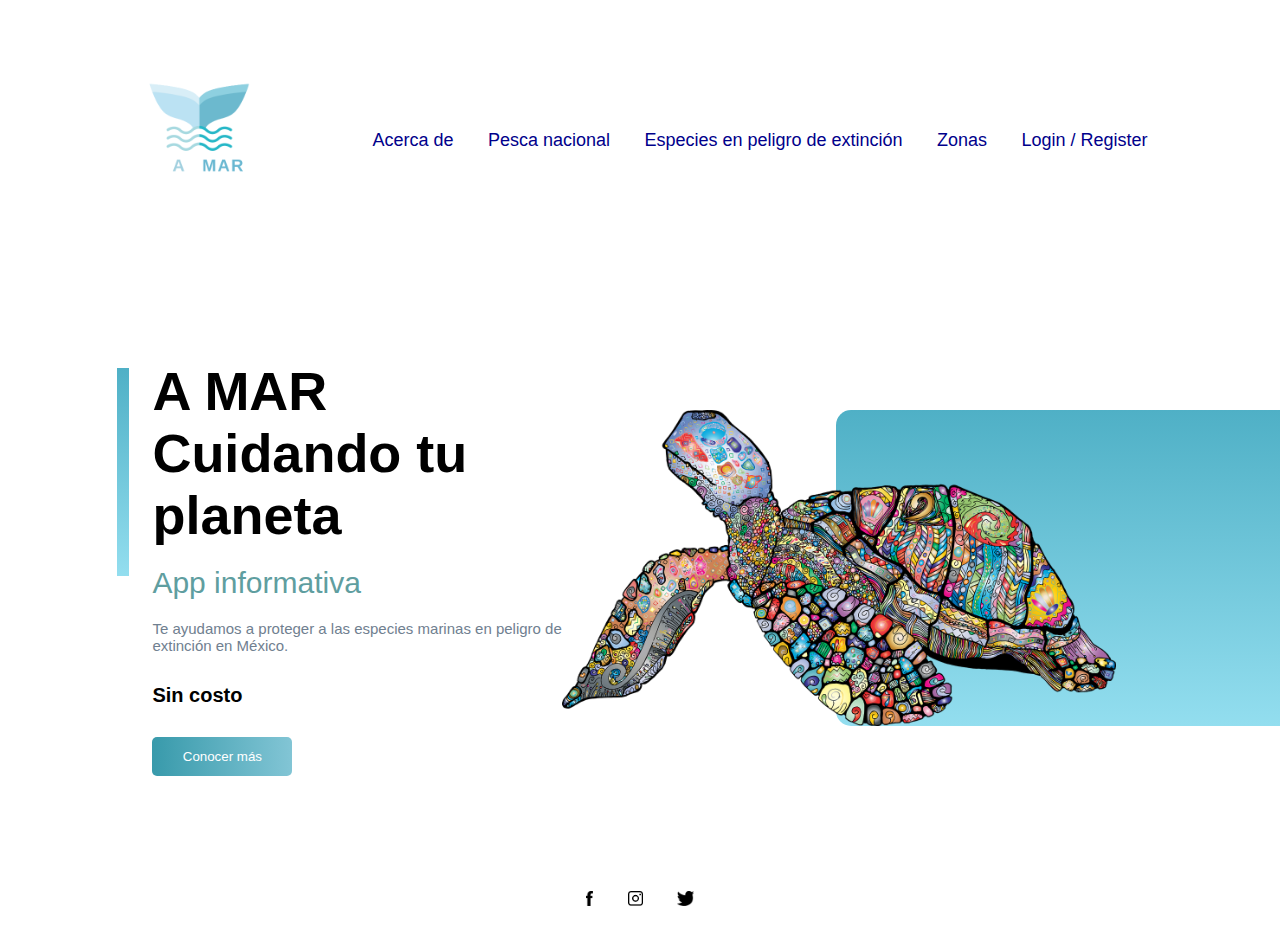
<file: index.html>
<!DOCTYPE html>
<html lang="en">
    <head>
        <meta charset="UTF-8">
        <link rel="icon" href="./assets/images/logo.png">
        <meta http-equiv="X-UA-Compatible" content="IE=edge">
        <meta name="viewport" content="width=device-width, initial-scale=1.0">
        <title> A MAR</title>
        <link rel="stylesheet" href="style.css">

    </head>

    <body>
        <div class = "container">
            <div class = "navebar">
                <img src="assets/images/logo.png" class="logo">
                <nav>
                    <ul id="menulist">
                        <li><a href="about.html">Acerca de</a></li>
                        <li><a href="">Pesca nacional</a></li>
                        <li><a href="">Especies en peligro de extinción</a></li>
                        <li><a href="">Zonas</a></li>
                        <li><a href="login.html">Login / Register</a></li>

                    </ul>
                </nav>
                <img src="assets/images/menu.png" class="menu-i" onclick="togglemu()">
            </div>
            <div class="row">
                <div class="col1">
                    <h2>A MAR <br> Cuidando tu planeta</h2>
                    <h3>App informativa</h3>
                    <p> Te ayudamos a proteger a las especies marinas en peligro de extinción en México.</p>
                    <h4>Sin costo</h4>
                    <button type="button"> Conocer más<img src="assets/images/arrow.png"></button>

                </div>

                <div class="col2">
                    <img src="assets/images/sea-turtle.png" class="landing-i">
                    <div class="color-box">
                    </div>
                </div>

            </div>

            <div class="sns">
                <img src="assets/images/fb.png">
                <img src="assets/images/ig.png">
                <img src="assets/images/tw.png">
            </div>
        </div>

        <script>
            var menulist = document.getElementById("menulist");

            menulist.style.maxHeight = "0px";

            function togglemu(){
                if(menulist.style.maxHeight == "0px"){
                    menulist.style.maxHeight = "130px";
                }

                else {
                    menulist.style.maxHeight = "0px";
                }
            }

        </script>

        
    </body>
</html>
</file>
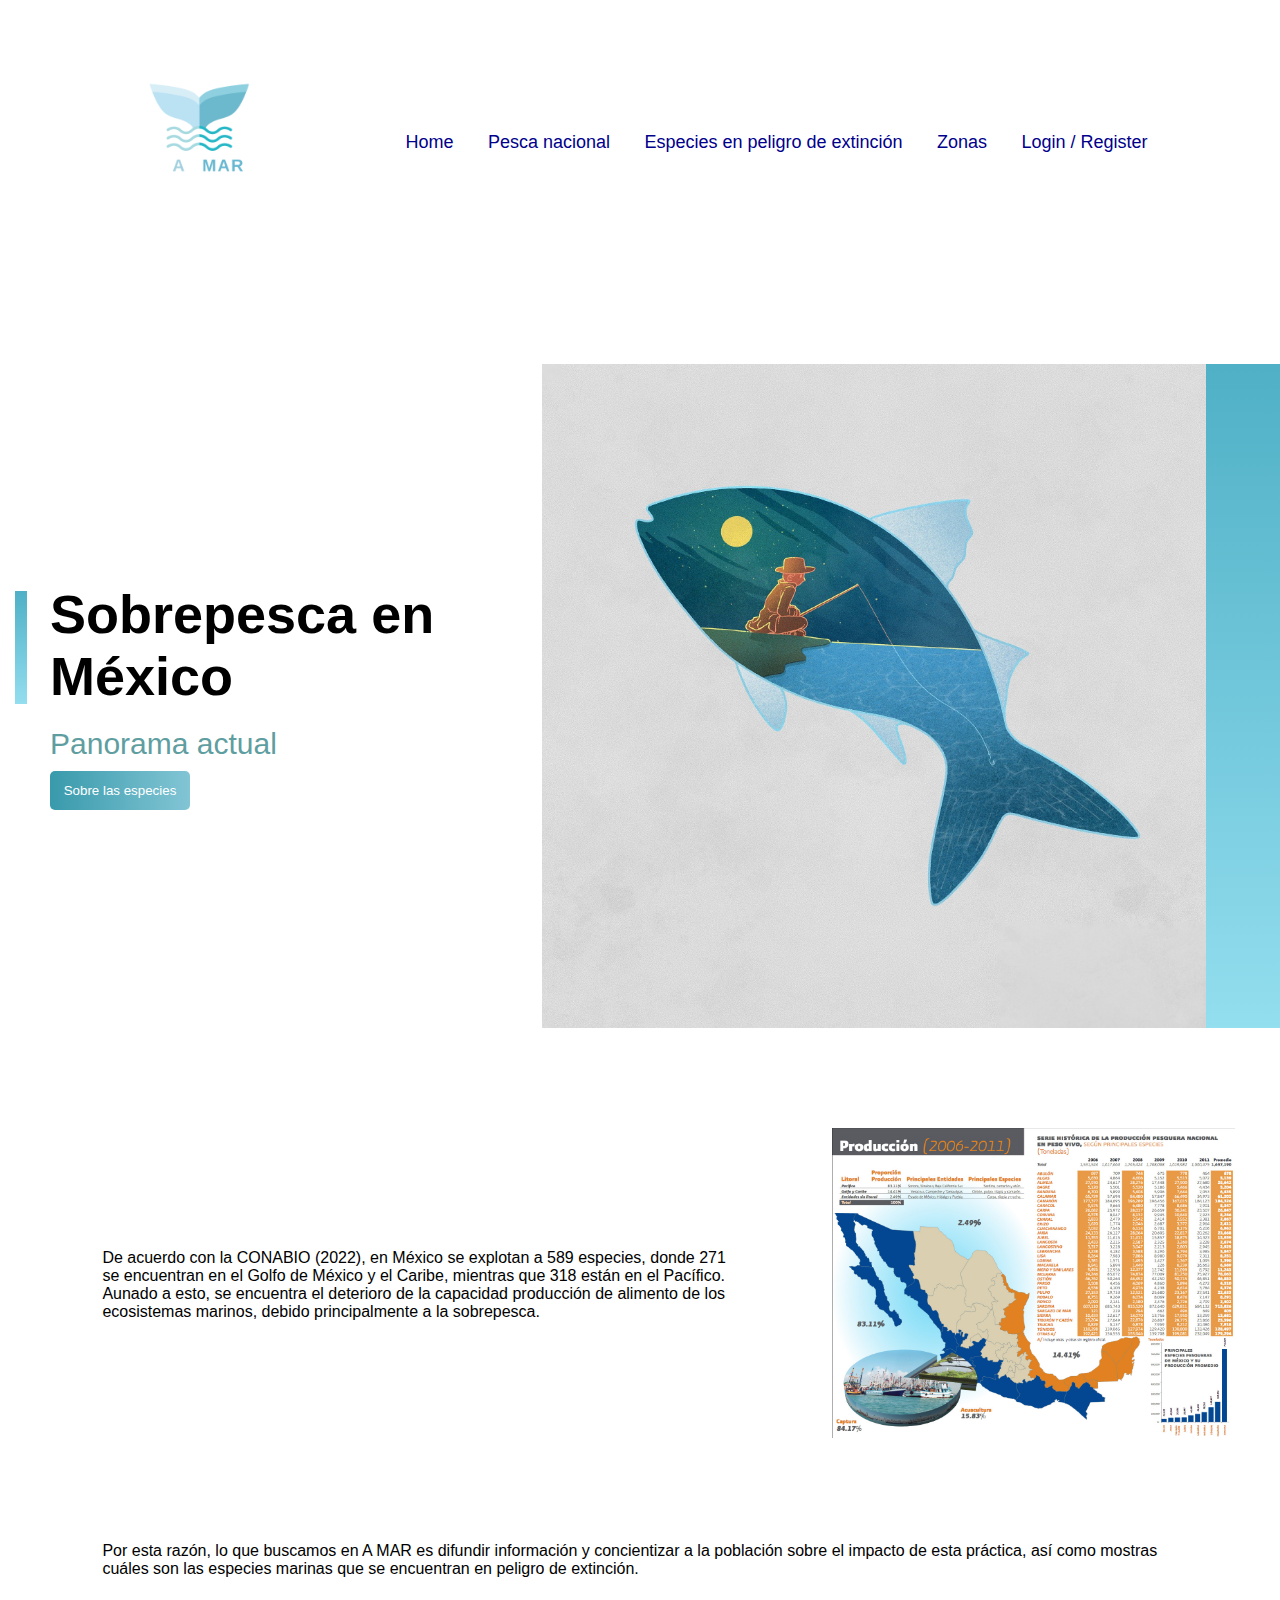
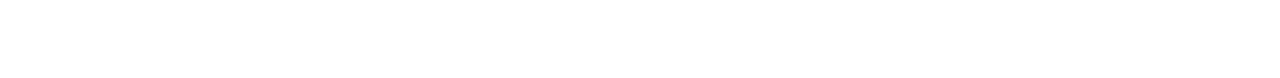
<file: about.html>
<!DOCTYPE html>
<html lang="en">

<head>
    <meta charset="UTF-8">
    <link rel="icon" href="./assets/images/logo.png">
    <meta http-equiv="X-UA-Compatible" content="IE=edge">
    <meta name="viewport" content="width=device-width, initial-scale=1.0">
    <title> A MAR</title>
    <link rel="stylesheet" href="style.css">

</head>
<style>
    body{
        overflow-x: hidden;
    }
</style>
<body>
    <div class="container">
        <div class="navebar">
            <a href="index.html"><img src="assets/images/logo.png" class="logo"></a>
            <nav>
                <ul id="menulist">
                    <li><a href="index.html">Home</a></li>
                    <li><a href="">Pesca nacional</a></li>
                    <li><a href="">Especies en peligro de extinción</a></li>
                    <li><a href="">Zonas</a></li>
                    <li><a href="login.html">Login / Register</a></li>

                </ul>
            </nav>
            <img src="assets/images/menu.png" class="menu-i" onclick="togglemu()">
        </div>
    </div>

    <div class="row">
        <div class="col1">
            <h2>Sobrepesca en <br> México</h2>
            <h3>Panorama actual</h3>

            <a href="species.html">
                <button type="button"> Sobre las especies<img src="assets/images/arrow.png"></button>
            </a>


        </div>

        <div class="col2">
            <img src="assets/images/fish.jpg" class="new-i">
            <div class="color-box">
            </div>
        </div>

    </div>

    <div class="row">
        <div class="container">
            <div calss="col1">
                <p> De acuerdo con la CONABIO (2022), en México se explotan a 589 especies,
                    donde 271 se encuentran en el Golfo de México y el Caribe, mientras que
                    318 están en el Pacífico. Aunado a esto, se encuentra el deterioro de la capacidad
                    producción de alimento de los ecosistemas marinos, debido principalmente a la sobrepesca.
            </div>
        </div>

        <div class="col2">
            <a href="https://www.biodiversidad.gob.mx/diversidad/alimentos/peces"> 
                <img src="assets/images/produccionPesquera2011.jpg" class="new-i"></a>
           
        </div>



    </div>

    <div class="row">
        <div class="container">
            <div calss="col1">
                <p> Por esta razón, lo que buscamos en A MAR es difundir información y concientizar a la población sobre
                    el impacto de esta práctica, así como mostras cuáles son las especies marinas que se encuentran
                    en peligro de extinción.
            </div>
        </div>
    </div>


    <!-------------Toggle menu----------------->
    <script>
        var menulist = document.getElementById("menulist");

        menulist.style.maxHeight = "0px";

        function togglemu() {
            if (menulist.style.maxHeight == "0px") {
                menulist.style.maxHeight = "130px";
            }

            else {
                menulist.style.maxHeight = "0px";
            }
        }

    </script>


</body>

</html>
</file>
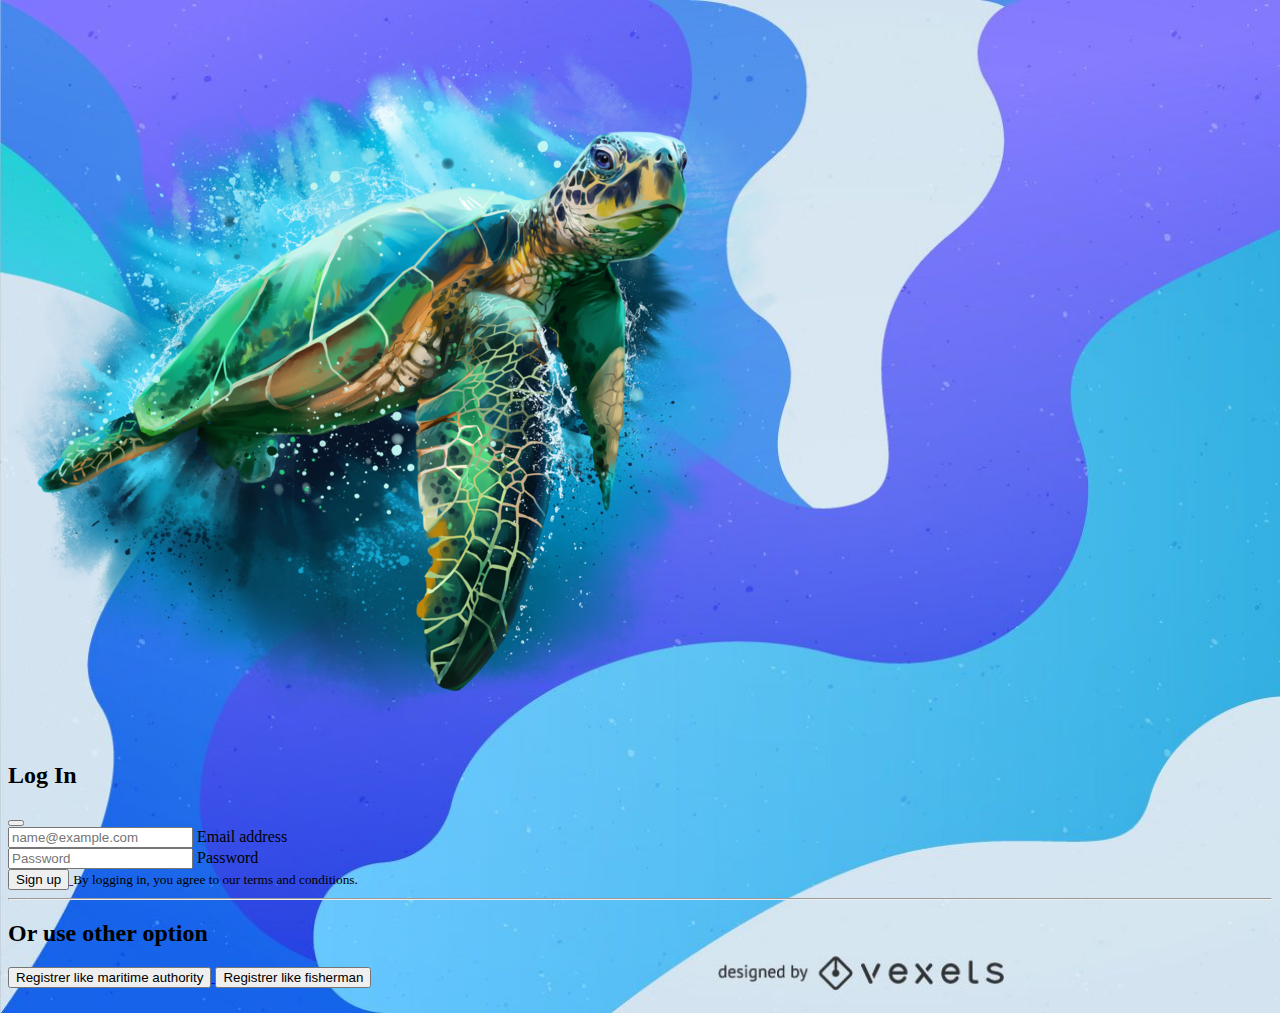
<file: login.html>
<!DOCTYPE html>
<html lang="en">

<head>
    <meta charset="UTF-8">
    <link rel="icon" href="./assets/images/logo.png">
    <meta http-equiv="X-UA-Compatible" content="IE=edge">
    <meta name="viewport" content="width=device-width, initial-scale=1.0">
    <title>Login</title>
    <link href="https://cdn.jsdelivr.net/npm/bootstrap@5.1.3/dist/css/bootstrap.min.css" rel="stylesheet"
        integrity="sha384-1BmE4kWBq78iYhFldvKuhfTAU6auU8tT94WrHftjDbrCEXSU1oBoqyl2QvZ6jIW3" crossorigin="anonymous">
    <link rel="stylesheet" href="https://cdn.jsdelivr.net/npm/bootstrap-icons@1.8.1/font/bootstrap-icons.css">

</head>
<style>
    body {
        overflow: hidden;
        background-image: url(./assets/images/fondo.jpg);
        background-repeat: no-repeat;
        background-size: cover;
    }
    #ima img{
        height: 100%;
        border: none;
    }
</style>

<body>
    <div style="margin-top: 2%; margin-bottom: 2%;">

        <div style="margin: auto; border: none; border-radius: 1rem;"
            class="row col-sm-9 p-1+ bg-white shadow">
            <div class="col-sm-5" style=" display: flex;">
                <div class="card"  style="height: 100%;  align-items: center; border: none;">
                    <div class="card-body " id="ima" style=" height: 100%; align-items: center;">
                        
                            <img src="./assets/images/tortuga.png" alt="Maritime Auth" class="img-thumbnail m-2">

                    </div>
                  
                </div>
            </div>
            <div class="col-sm-7">
                <div class="card" style="border: none;">
                    <div class="card-body">


                        <div class="modal-header p-5 pb-4 border-bottom-0">
                            <h2 class="fw-bold mb-0">Log In</h2>
                            <a href="./index.html">
                                <button type="button" class="btn-close" data-bs-dismiss="modal"
                                    aria-label="Close"></button>
                            </a>

                        </div>

                        <div class="modal-body p-5 pt-0">
                            <form class="" action="">
                                <div class="form-floating mb-3">
                                    <input type="email" class="form-control rounded-4" id="floatingInput"
                                        placeholder="name@example.com">
                                    <label for="floatingInput">Email address</label>
                                </div>
                                <div class="form-floating mb-3">
                                    <input type="password" class="form-control rounded-4" id="floatingPassword"
                                        placeholder="Password">
                                    <label for="floatingPassword">Password</label>
                                </div>
                                <a href="">
                                    <button class="w-100 mb-2 btn btn-lg rounded-4 btn-primary" type="button">Sign
                                        up</button>

                                </a>
                                <small class="text-muted">By logging in, you agree to our terms and conditions. </small>
                                <hr class="my-4">
                                <h2 class="fs-5 fw-bold mb-3">Or use other option</h2>
                                <a href="./registerMarAuth.html">
                                    <button class="w-100 py-2 mb-2 btn btn-outline-primary rounded-4" type="button">
                                        Registrer like maritime authority
                                    </button>
                                </a>

                                <a href="./registerPescador.html">
                                    <button class="w-100 py-2 mb-2 btn btn-outline-info rounded-4" type="button">
                                        Registrer like fisherman
                                    </button>

                            </form>
                        </div>
                    </div>
                </div>
            </div>

        </div>

    </div>

    </div>

    </div>

    </div>




    <script src="https://cdn.jsdelivr.net/npm/bootstrap@5.1.3/dist/js/bootstrap.bundle.min.js"
        integrity="sha384-ka7Sk0Gln4gmtz2MlQnikT1wXgYsOg+OMhuP+IlRH9sENBO0LRn5q+8nbTov4+1p"
        crossorigin="anonymous"></script>
    <script src="https://cdn.jsdelivr.net/npm/@popperjs/core@2.10.2/dist/umd/popper.min.js"
        integrity="sha384-7+zCNj/IqJ95wo16oMtfsKbZ9ccEh31eOz1HGyDuCQ6wgnyJNSYdrPa03rtR1zdB"
        crossorigin="anonymous"></script>
    <script src="https://cdn.jsdelivr.net/npm/bootstrap@5.1.3/dist/js/bootstrap.min.js"
        integrity="sha384-QJHtvGhmr9XOIpI6YVutG+2QOK9T+ZnN4kzFN1RtK3zEFEIsxhlmWl5/YESvpZ13"
        crossorigin="anonymous"></script>

</body>

</html>
</file>
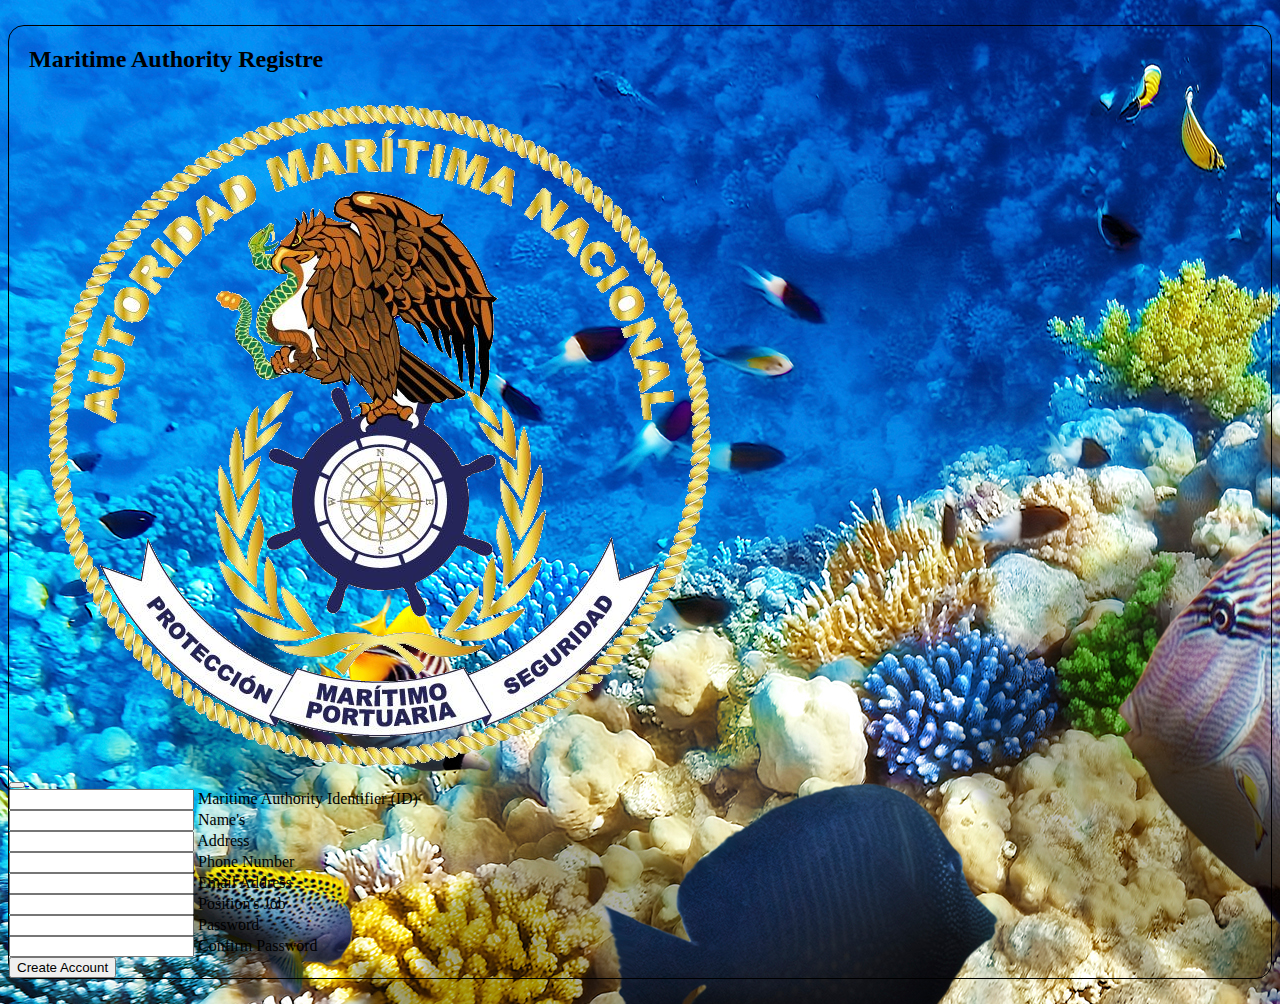
<file: registerMarAuth.html>
<!DOCTYPE html>
<html lang="en">

<head>
    <meta charset="UTF-8">
    <link rel="icon" href="./assets/images/logo.png">
    <meta http-equiv="X-UA-Compatible" content="IE=edge">
    <meta name="viewport" content="width=device-width, initial-scale=1.0">
    <title>Registrer Maritime Authority</title>
    <link href="https://cdn.jsdelivr.net/npm/bootstrap@5.1.3/dist/css/bootstrap.min.css" rel="stylesheet"
        integrity="sha384-1BmE4kWBq78iYhFldvKuhfTAU6auU8tT94WrHftjDbrCEXSU1oBoqyl2QvZ6jIW3" crossorigin="anonymous">
    <link rel="stylesheet" href="https://cdn.jsdelivr.net/npm/bootstrap-icons@1.8.1/font/bootstrap-icons.css">

</head>
<style>
    body{
background-image: url(./assets/images/ocean\ login.jpg);
    }
    
</style>
<body>
    <div style="margin-top: 2%; margin-bottom: 2%;">

        <div style="margin: auto; border: solid black 0.1px; border-radius: 1rem;" class="row col-sm-10 p-4 bg-white">
            <a href="./index.html" style="right: 100%;">
                <button type="button" class="btn-close" data-bs-dismiss="modal" aria-label="Close"></button>
            </a>
            <div class="col-sm-5" style="display: inline-block; justify-content: center; ">
                <div class="card" style="border: none; ">
                    <div class="card-body">
                        <h2 class="fw-bold mb-0">Maritime Authority Registre</h2>

                    </div>
                    <img src="./assets/images/autoridad.png" alt="Maritime Auth" class="img-thumbnail m-2"
                        style="border: none; ">
                </div>
            </div>
            <div class="col-sm-7">
                <div class="card">
                    <div class="card-body">

                        <form class="">

                            <div class="form-floating mb-3">
                                <input type="number" class="form-control rounded-4" id="floatingInput">
                                <label for="floatingInput">Maritime Authority Identifier (ID)</label>
                            </div>

                            <div class="form-floating mb-3">
                                <input type="text" class="form-control rounded-4" id="floatingInput">
                                <label for="floatingInput">Name's</label>
                            </div>
                            <div class="form-floating mb-3">
                                <input type="text" class="form-control rounded-4" id="floatingInput">
                                <label for="floatingInput">Address</label>
                            </div>
                            <div class="form-floating mb-3">
                                <input type="number" class="form-control rounded-4" id="floatingInput">
                                <label for="floatingInput">Phone Number</label>
                            </div>
                            <div class="form-floating mb-3">
                                <input type="email" class="form-control rounded-4" id="floatingInput">
                                <label for="floatingInput">Email Address</Address>
                                </label>
                            </div>
                            <div class="form-floating mb-3">
                                <input type="text" class="form-control rounded-4" id="floatingInput">
                                <label for="floatingInput">Position's Job</label>
                            </div>
                            <div class="form-floating mb-3">
                                <input type="text" class="form-control rounded-4" id="floatingPassword">
                                <label for="floatingPassword">Password</label>
                            </div>
                            <div class="form-floating mb-3">
                                <input type="password" class="form-control rounded-4" id="floatingPassword">
                                <label for="floatingPassword">Confirm Password</label>
                            </div>
                            <a href="">
                                <button class="w-100 mb-2 btn btn-lg rounded-4 btn-primary" type="button">Create
                                    Account</button>

                            </a>
                           
                        </form>
                    </div>

                </div>

            </div>

        </div>

    </div>
  
    <script src="https://cdn.jsdelivr.net/npm/bootstrap@5.1.3/dist/js/bootstrap.bundle.min.js"
        integrity="sha384-ka7Sk0Gln4gmtz2MlQnikT1wXgYsOg+OMhuP+IlRH9sENBO0LRn5q+8nbTov4+1p"
        crossorigin="anonymous"></script>
    <script src="https://cdn.jsdelivr.net/npm/@popperjs/core@2.10.2/dist/umd/popper.min.js"
        integrity="sha384-7+zCNj/IqJ95wo16oMtfsKbZ9ccEh31eOz1HGyDuCQ6wgnyJNSYdrPa03rtR1zdB"
        crossorigin="anonymous"></script>
    <script src="https://cdn.jsdelivr.net/npm/bootstrap@5.1.3/dist/js/bootstrap.min.js"
        integrity="sha384-QJHtvGhmr9XOIpI6YVutG+2QOK9T+ZnN4kzFN1RtK3zEFEIsxhlmWl5/YESvpZ13"
        crossorigin="anonymous"></script>

</body>

</html>
</file>
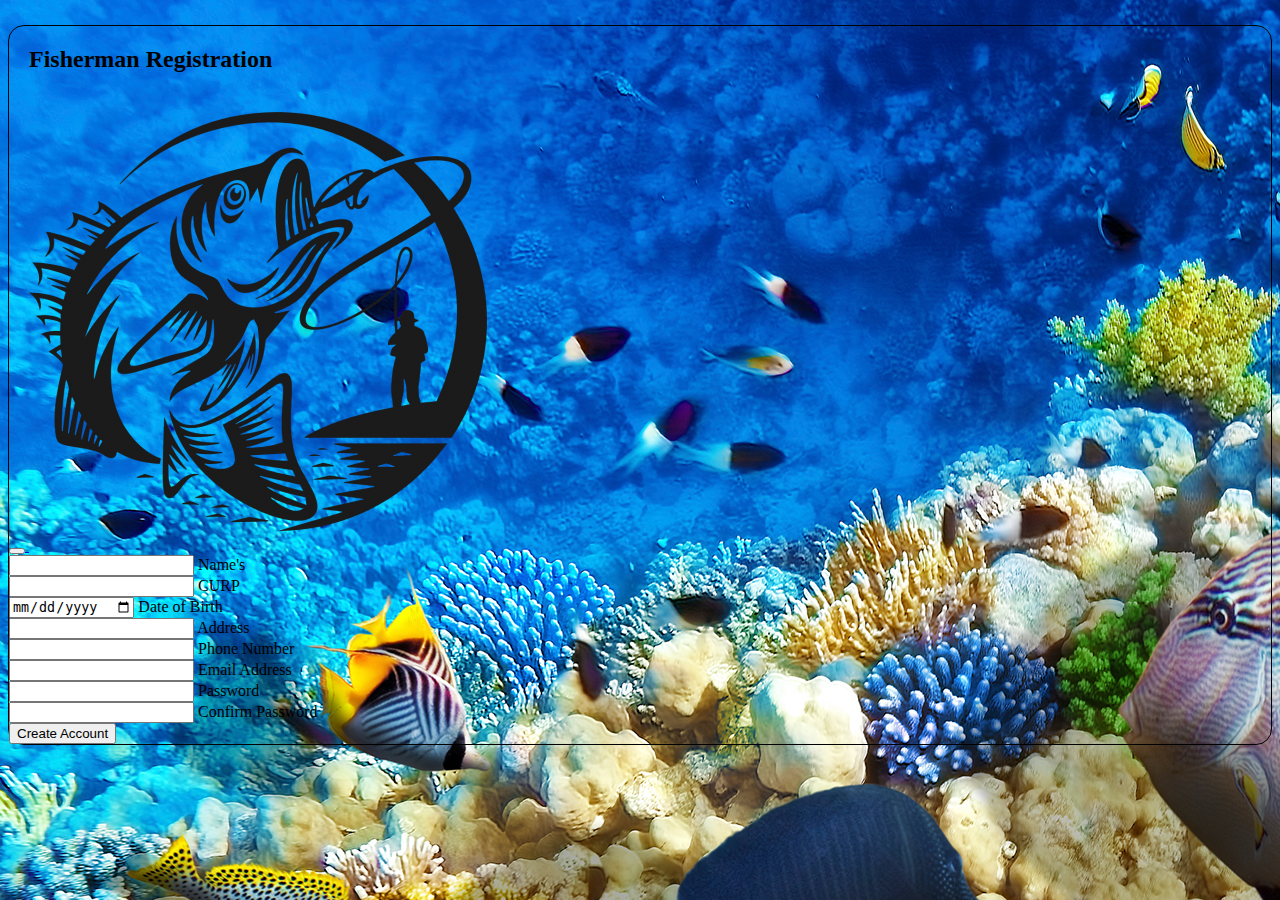
<file: registerPescador.html>
<!DOCTYPE html>
<html lang="en">

<head>
    <meta charset="UTF-8">
    <link rel="icon" href="./assets/images/logo.png">
    <meta http-equiv="X-UA-Compatible" content="IE=edge">
    <meta name="viewport" content="width=device-width, initial-scale=1.0">
    <title>Registrer Maritime Authority</title>
    <link href="https://cdn.jsdelivr.net/npm/bootstrap@5.1.3/dist/css/bootstrap.min.css" rel="stylesheet"
        integrity="sha384-1BmE4kWBq78iYhFldvKuhfTAU6auU8tT94WrHftjDbrCEXSU1oBoqyl2QvZ6jIW3" crossorigin="anonymous">
    <link rel="stylesheet" href="https://cdn.jsdelivr.net/npm/bootstrap-icons@1.8.1/font/bootstrap-icons.css">

</head>
<style>
    body {
        background-image: url(./assets/images/ocean\ login.jpg);
    }
</style>

<body>
    <div style="margin-top: 2%; margin-bottom: 2%;">

        <div style="margin: auto; border: solid black 0.1px; border-radius: 1rem;" class="row col-sm-10 p-4 bg-white">
            <a href="./index.html" style="right: 100%;">
                <button type="button" class="btn-close" data-bs-dismiss="modal" aria-label="Close"></button>
            </a>
            <div class="col-sm-5" style="display: inline-block; justify-content: center; ">
                <div class="card" style="border: none; ">
                    <div class="card-body">
                        <h2 class="fw-bold mb-0">Fisherman Registration</h2>

                    </div>
                    <img src="./assets/images/pesca.png" alt="Maritime Auth" class="img-thumbnail m-2"
                        style="border: none; ">
                </div>
            </div>
            <div class="col-sm-7">
                <div class="card">
                    <div class="card-body">

                        <form class="">
                            <div class="form-floating mb-3">
                                <input type="text" class="form-control rounded-4" id="floatingInput">
                                <label for="floatingInput">Name's</label>
                            </div>
                            <div class="form-floating mb-3">
                                <input type="text" class="form-control rounded-4" id="floatingInput">
                                <label for="floatingInput">CURP</label>
                            </div>
                            <div class="form-floating mb-3">
                                <input type="date" class="form-control rounded-4" id="floatingInput">
                                <label for="floatingInput">Date of Birth</label>
                            </div>
                            <div class="form-floating mb-3">
                                <input type="text" class="form-control rounded-4" id="floatingInput">
                                <label for="floatingInput">Address</label>
                            </div>
                            <div class="form-floating mb-3">
                                <input type="number" class="form-control rounded-4" id="floatingInput">
                                <label for="floatingInput">Phone Number</label>
                            </div>
                            <div class="form-floating mb-3">
                                <input type="email" class="form-control rounded-4" id="floatingInput">
                                <label for="floatingInput">Email Address</Address>
                                </label>
                            </div>
                            <div class="form-floating mb-3">
                                <input type="text" class="form-control rounded-4" id="floatingPassword">
                                <label for="floatingPassword">Password</label>
                            </div>
                            <div class="form-floating mb-3">
                                <input type="password" class="form-control rounded-4" id="floatingPassword">
                                <label for="floatingPassword">Confirm Password</label>
                            </div>
                            <a href="">
                                <button class="w-100 mb-2 btn btn-lg rounded-4 btn-primary" type="button">Create
                                    Account</button>

                            </a>

                        </form>
                    </div>

                </div>

            </div>

        </div>

    </div>

    <script src="https://cdn.jsdelivr.net/npm/bootstrap@5.1.3/dist/js/bootstrap.bundle.min.js"
        integrity="sha384-ka7Sk0Gln4gmtz2MlQnikT1wXgYsOg+OMhuP+IlRH9sENBO0LRn5q+8nbTov4+1p"
        crossorigin="anonymous"></script>
    <script src="https://cdn.jsdelivr.net/npm/@popperjs/core@2.10.2/dist/umd/popper.min.js"
        integrity="sha384-7+zCNj/IqJ95wo16oMtfsKbZ9ccEh31eOz1HGyDuCQ6wgnyJNSYdrPa03rtR1zdB"
        crossorigin="anonymous"></script>
    <script src="https://cdn.jsdelivr.net/npm/bootstrap@5.1.3/dist/js/bootstrap.min.js"
        integrity="sha384-QJHtvGhmr9XOIpI6YVutG+2QOK9T+ZnN4kzFN1RtK3zEFEIsxhlmWl5/YESvpZ13"
        crossorigin="anonymous"></script>

</body>

</html>
</file>
<file: style.css>
*{
    margin: 0;
    padding: 0;
    font-family: sans-serif;
}

.container{
    width: 100%;
    min-height: 8%;
    padding-left: 8%;
    padding-right: 8%;
    box-sizing: border-box;
    overflow: hidden;
}

.navebar{
    width:100%;
    display: flex;
    align-items: center;
}

.logo{
    width: 200px;
    cursor:pointer;
    margin: 30px 0;
}

.menu-i{
    width: 25px;
    cursor: pointer;
    display: none;
}

nav{
    flex: 1;
    text-align:right;
}

nav ul li{
    list-style: none;
    display: inline-block;
    margin-right: 30px;
}

nav ul li a{
    text-decoration: none;
    color:darkblue;
    font-size: 18px;
}

nav ul li a:hover{
    color:steelblue;

}

.row{
    display: flex;
    justify-content: space-between;
    align-items: center;
    margin:100px 0;
}

.col1{
    flex-basis: 40%;
    position: relative;
    margin-left: 50px;
}

.col1 h2{
    font-size: 54px;
}

.col1 h3{
    font-size: 30px;
    color:cadetblue;
    font-weight: 100;
    margin:20px 0 10px;
}

.col1 p{
    font-size: 15px;
    color:slategrey;
    font-weight: 100;
    margin:20px 0 10px;
}

.col1 h4{
    margin:30px 0;
    font-size: 20px;

}

button{
    width: 140px;
    border:0;
    padding: 12px 10px;
    outline: none;
    color:white;
    background: linear-gradient(to right,#389AAB, #82C5D5 );
    border-radius: 5px;
    cursor: pointer;
    transition:width 0.5s;
}

button img{
    width: 30px;
    display: none;
}

button:hover img{
    display: block ;
}

button:hover{
    width:150px ;
    display: flex;
    align-items: center;
    justify-content:space-between ;
}

.col1::after{
    content: '';
    width:12px;
    height: 50%;
    background: linear-gradient(#4FB0C6 , #93DEEF);
    position: absolute;
    left:-35px;
    top:8px;

}

.col2{
    position: relative;
    flex-basis: 60%;
    display: flex;
    align-items: center;
}

.col2 .landing-i{
    width: 90%;
}

.col2 .new-i{
    width: 90%;
    align-items: center;
}

.color-box{
    position: absolute;
    right:0;
    top:0;
    background: linear-gradient(#4FB0C6 , #93DEEF);
    border-radius: 15px 0 0 15px;
    height: 100%;
    width: 80%;
    z-index: -1 ;
    transform: translateX(150px);
}

.sns img{
    height: 15px;
    margin:15px;
    cursor: pointer;
}

.sns{
    text-align: center;
}

@media only screen and (max-width:700px){
    nav ul{
        width:100% ;
        background: linear-gradient(#4FB0C6 , #93DEEF);
        position:absolute;
        top:200px;
        right:0;
        z-index: 2;

    }

    nav ul li{
        display: block;
        margin-top:10px;
        margin-bottom:10px;

    }

    nav ul li a{
        color:#225d6a;
    }

    .menu-i{
        display: block;
    }

    #menulist{
        overflow: hidden;
        transition: 0.5s;
    }

    .row{
        flex-direction: column-reverse;
        margin: 50px 0;

    }

    .col2{
        flex-basis: 100% ;
        margin-bottom: 50px;
    }

    .col2 .landing-i{
        width: 77%;
    }

    .color-box{
        transform: translateX(75px);
    }

    .col1{
        flex-basis: 100%;

    }

    .col1 h2{
        font-size: 30px;
    }
    
    .col1 h3{
        font-size: 25px;
    }
    
}

/*------About---------*/
</file>
